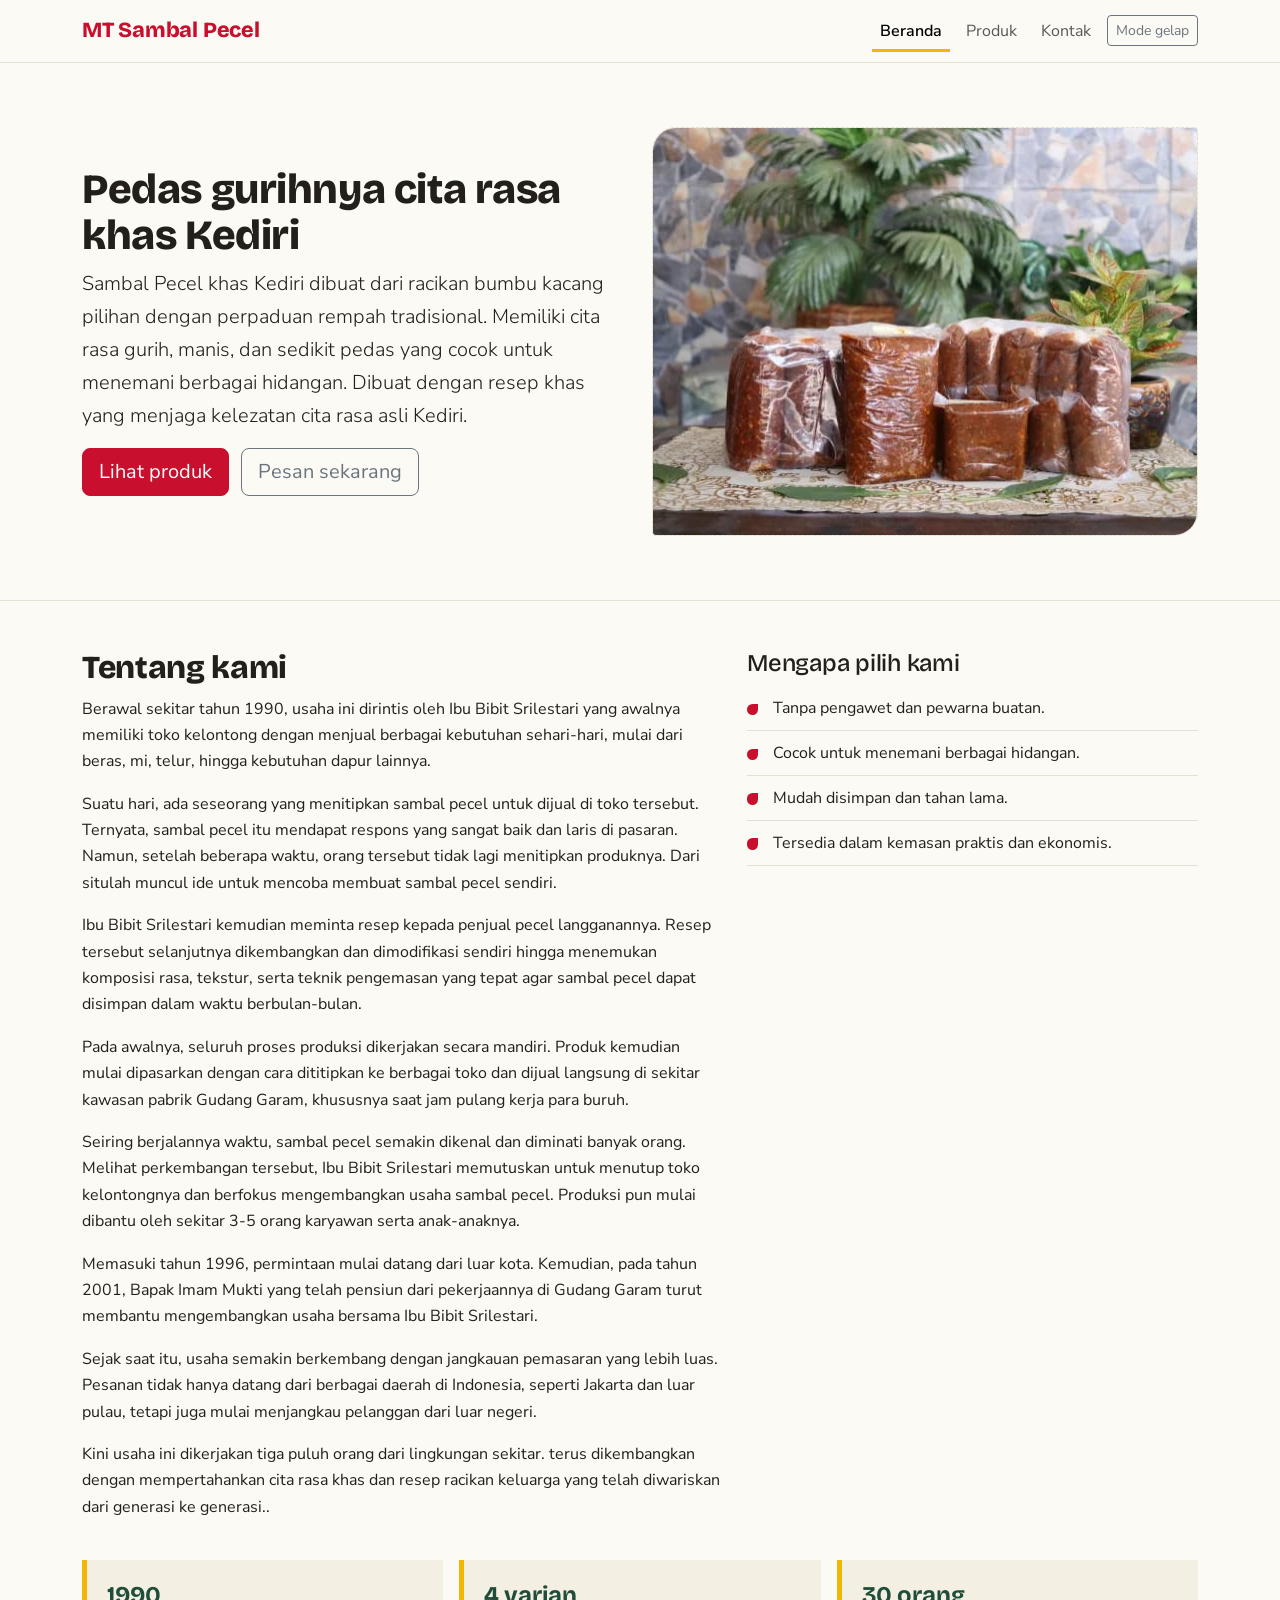
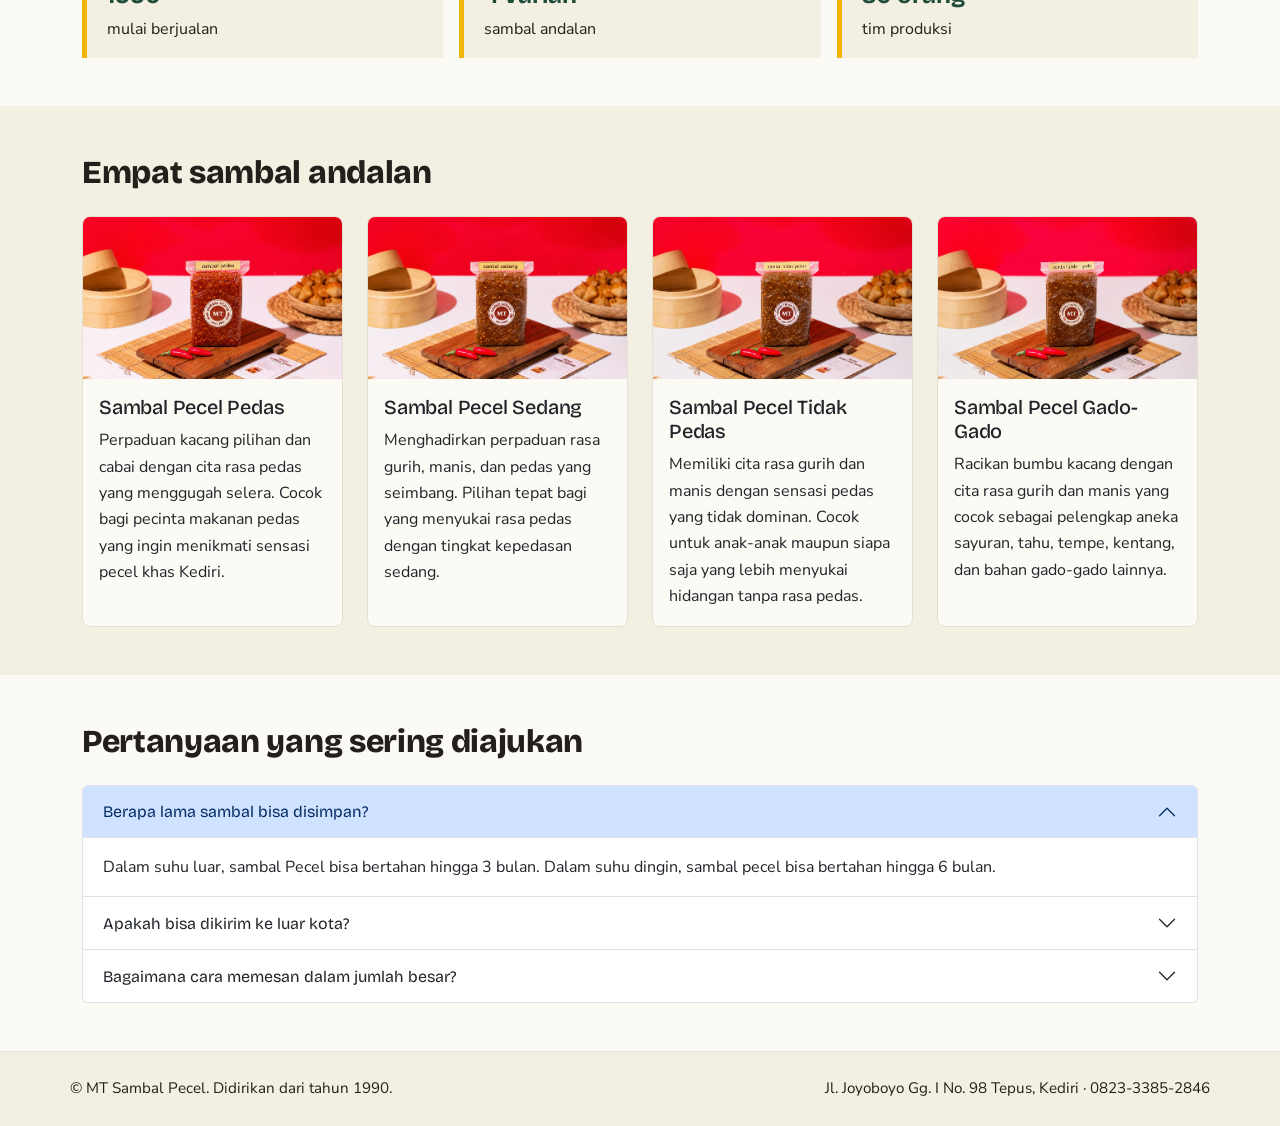
<file: F11.2025.00178_Andika Risky S._UTS Pemprograman web/MT Sambel Pecel/index.html>
<!DOCTYPE html>
<html lang="id" data-bs-theme="light">
<head>
  <meta charset="UTF-8">
  <meta name="viewport" content="width=device-width, initial-scale=1">
  <title>MT Sambal Pecel | Sambal Pecel Khas Kediri</title>
  <meta name="description" content="MT Sambal Pecel: sambal pecel tanpa pengawet, dibuat segar setiap pekan.">
  <link rel="preconnect" href="https://fonts.googleapis.com">
  <link rel="preconnect" href="https://fonts.gstatic.com" crossorigin>
  <link href="https://fonts.googleapis.com/css2?family=Bricolage+Grotesque:wght@600;800&family=Nunito+Sans:wght@400;600&display=swap" rel="stylesheet">
  <link href="https://cdn.jsdelivr.net/npm/bootstrap@5.3.3/dist/css/bootstrap.min.css" rel="stylesheet">
  <link href="css/style.css" rel="stylesheet">
</head>
<body>
<header>
  <nav class="navbar navbar-expand-lg bg-body border-bottom sticky-top" aria-label="Navigasi utama">
    <div class="container">
      <a class="navbar-brand brand" href="index.html">MT Sambal Pecel</a>
      <button class="navbar-toggler" type="button" data-bs-toggle="collapse" data-bs-target="#menuUtama" aria-controls="menuUtama" aria-expanded="false" aria-label="Buka menu">
        <span class="navbar-toggler-icon"></span>
      </button>
      <div class="collapse navbar-collapse" id="menuUtama">
        <ul class="navbar-nav ms-auto align-items-lg-center gap-lg-2">
          <li class="nav-item"><a class="nav-link active" href="index.html">Beranda</a></li>
          <li class="nav-item"><a class="nav-link " href="produk.html">Produk</a></li>
          <li class="nav-item"><a class="nav-link " href="kontak.html">Kontak</a></li>
          <li class="nav-item"><button type="button" id="tombolTema" class="btn btn-outline-secondary btn-sm" aria-pressed="false">Mode gelap</button></li>
        </ul>
      </div>
    </div>
  </nav>
</header>
  <main>
    <section class="hero" aria-labelledby="judulHero">
      <div class="container">
        <div class="row align-items-center g-4">
          <div class="col-12 col-lg-6">
            <h1 id="judulHero">Pedas gurihnya cita rasa khas Kediri</h1>
            <p class="lead">Sambal Pecel khas Kediri dibuat dari racikan bumbu kacang pilihan dengan perpaduan rempah tradisional. Memiliki cita rasa gurih, manis, dan sedikit pedas yang cocok untuk menemani berbagai hidangan. Dibuat dengan resep khas yang menjaga kelezatan cita rasa asli Kediri.</p>
            <a href="produk.html" class="btn btn-chili btn-lg">Lihat produk</a>
            <a href="kontak.html" class="btn btn-outline-secondary btn-lg ms-lg-2 mt-2 mt-lg-0">Pesan sekarang</a>
          </div>
          <div class="col-12 col-lg-6">
            <figure class="foto foto-hero mb-0">
              <img src="img/sambel-pecel.jpeg" alt="Sambal pecel" onerror="this.style.display='none'">
            </figure>
          </div>
        </div>
      </div>
    </section>

    <section class="container py-5" aria-labelledby="judulTentang">
      <div class="row g-4">
        <div class="col-12 col-lg-7">
          <h2 id="judulTentang">Tentang kami</h2>
          <p>Berawal sekitar tahun 1990, usaha ini dirintis oleh Ibu Bibit Srilestari yang awalnya memiliki toko kelontong dengan menjual berbagai kebutuhan sehari-hari, mulai dari beras, mi, telur, hingga kebutuhan dapur lainnya.</p>
          <p>Suatu hari, ada seseorang yang menitipkan sambal pecel untuk dijual di toko tersebut. Ternyata, sambal pecel itu mendapat respons yang sangat baik dan laris di pasaran. Namun, setelah beberapa waktu, orang tersebut tidak lagi menitipkan produknya. Dari situlah muncul ide untuk mencoba membuat sambal pecel sendiri.</p>
          <p>Ibu Bibit Srilestari kemudian meminta resep kepada penjual pecel langganannya. Resep tersebut selanjutnya dikembangkan dan dimodifikasi sendiri hingga menemukan komposisi rasa, tekstur, serta teknik pengemasan yang tepat agar sambal pecel dapat disimpan dalam waktu berbulan-bulan.</p>
          <p>Pada awalnya, seluruh proses produksi dikerjakan secara mandiri. Produk kemudian mulai dipasarkan dengan cara dititipkan ke berbagai toko dan dijual langsung di sekitar kawasan pabrik Gudang Garam, khususnya saat jam pulang kerja para buruh.</p>
          <p>Seiring berjalannya waktu, sambal pecel semakin dikenal dan diminati banyak orang. Melihat perkembangan tersebut, Ibu Bibit Srilestari memutuskan untuk menutup toko kelontongnya dan berfokus mengembangkan usaha sambal pecel. Produksi pun mulai dibantu oleh sekitar 3-5 orang karyawan serta anak-anaknya.</p>
          <p>Memasuki tahun 1996, permintaan mulai datang dari luar kota. Kemudian, pada tahun 2001, Bapak Imam Mukti yang telah pensiun dari pekerjaannya di Gudang Garam turut membantu mengembangkan usaha bersama Ibu Bibit Srilestari.</p>
          <p>Sejak saat itu, usaha semakin berkembang dengan jangkauan pemasaran yang lebih luas. Pesanan tidak hanya datang dari berbagai daerah di Indonesia, seperti Jakarta dan luar pulau, tetapi juga mulai menjangkau pelanggan dari luar negeri.</p>
          <p>Kini usaha ini dikerjakan tiga puluh orang dari lingkungan sekitar. terus dikembangkan dengan mempertahankan cita rasa khas dan resep racikan keluarga yang telah diwariskan dari generasi ke generasi..</p>
        </div>
          <div class="col-12 col-lg-5">
          <h2 class="h4">Mengapa pilih kami</h2>
          <ul class="daftar-nilai">
            <li>Tanpa pengawet dan pewarna buatan.</li>
            <li>Cocok untuk menemani berbagai hidangan.</li>
            <li>Mudah disimpan dan tahan lama.</li>
            <li>Tersedia dalam kemasan praktis dan ekonomis.</li>
          </ul>
        </div>
      </div>
      <div class="info-strip mt-4" role="list">
        <div role="listitem"><strong>1990</strong><span>mulai berjualan</span></div>
        <div role="listitem"><strong>4 varian</strong><span>sambal andalan</span></div>
        <div role="listitem"><strong>30 orang</strong><span>tim produksi</span></div>
      </div>
    </section>

    <section class="bagian-warna py-5" aria-labelledby="judulUnggulan">
      <div class="container">
        <h2 id="judulUnggulan" class="mb-4">Empat sambal andalan</h2>
        <div class="row g-4">
          <div class="col-12 col-md-6 col-lg-3">
            <article class="card h-100">
              <figure class="foto foto-kartu mb-0"><img src="img/Pedas.jpeg" alt="Sambal Pecel Pedas" onerror="this.style.display='none'"></figure>
              <div class="card-body">
                <h3 class="h5 card-title">Sambal Pecel Pedas</h3>
                <p class="card-text">Perpaduan kacang pilihan dan cabai dengan cita rasa pedas yang menggugah selera. Cocok bagi pecinta makanan pedas yang ingin menikmati sensasi pecel khas Kediri.</p>
              </div>
            </article>
          </div>
          <div class="col-12 col-md-6 col-lg-3">
            <article class="card h-100">
              <figure class="foto foto-kartu mb-0"><img src="img/sedang.jpeg" alt="Sambal Pecel Sedang" onerror="this.style.display='none'"></figure>
              <div class="card-body">
                <h3 class="h5 card-title">Sambal Pecel Sedang</h3>
                <p class="card-text">Menghadirkan perpaduan rasa gurih, manis, dan pedas yang seimbang. Pilihan tepat bagi yang menyukai rasa pedas dengan tingkat kepedasan sedang.</p>
              </div>
            </article>
          </div>
          <div class="col-12 col-md-6 col-lg-3">
            <article class="card h-100">
              <figure class="foto foto-kartu mb-0"><img src="img/tidak-pedas.jpeg" alt="Sambal Pecel Tidak Pedas" onerror="this.style.display='none'"></figure>
              <div class="card-body">
                <h3 class="h5 card-title">Sambal Pecel Tidak Pedas</h3>
                <p class="card-text">Memiliki cita rasa gurih dan manis dengan sensasi pedas yang tidak dominan. Cocok untuk anak-anak maupun siapa saja yang lebih menyukai hidangan tanpa rasa pedas.</p>
              </div>
            </article>
          </div>
           <div class="col-12 col-md-6 col-lg-3">
            <article class="card h-100">
              <figure class="foto foto-kartu mb-0"><img src="img/gado-gado.jpeg" alt="Sambal Pecel Gado-Gado" onerror="this.style.display='none'"></figure>
              <div class="card-body">
                <h3 class="h5 card-title">Sambal Pecel Gado-Gado</h3>
                <p class="card-text">Racikan bumbu kacang dengan cita rasa gurih dan manis yang cocok sebagai pelengkap aneka sayuran, tahu, tempe, kentang, dan bahan gado-gado lainnya.</p>
              </div>
        </div>
      </div>
    </section>

    <section class="container py-5" aria-labelledby="judulFaq">
      <h2 id="judulFaq" class="mb-4">Pertanyaan yang sering diajukan</h2>
      <div class="accordion" id="accordionFaq">
        <div class="accordion-item">
          <h3 class="accordion-header">
            <button class="accordion-button" type="button" data-bs-toggle="collapse" data-bs-target="#faq1" aria-expanded="true" aria-controls="faq1">Berapa lama sambal bisa disimpan?</button>
          </h3>
          <div id="faq1" class="accordion-collapse collapse show" data-bs-parent="#accordionFaq">
            <div class="accordion-body">Dalam suhu luar, sambal Pecel bisa bertahan hingga 3 bulan. Dalam suhu dingin, sambal pecel bisa bertahan hingga 6 bulan.</div>
          </div>
        </div>
        <div class="accordion-item">
          <h3 class="accordion-header">
            <button class="accordion-button collapsed" type="button" data-bs-toggle="collapse" data-bs-target="#faq2" aria-expanded="false" aria-controls="faq2">Apakah bisa dikirim ke luar kota?</button>
          </h3>
          <div id="faq2" class="accordion-collapse collapse" data-bs-parent="#accordionFaq">
            <div class="accordion-body">Bisa. Pengiriman biasanya menggunakan travel bus ataupun kereta api. Estimasi 1 sampai 3 hari.</div>
          </div>
        </div>
        <div class="accordion-item">
          <h3 class="accordion-header">
            <button class="accordion-button collapsed" type="button" data-bs-toggle="collapse" data-bs-target="#faq3" aria-expanded="false" aria-controls="faq3">Bagaimana cara memesan dalam jumlah besar?</button>
          </h3>
          <div id="faq3" class="accordion-collapse collapse" data-bs-parent="#accordionFaq">
            <div class="accordion-body">Isi formulir di halaman Kontak dengan jumlah yang diinginkan.</div>
          </div>
        </div>
      </div>
    </section>
  </main>
<footer class="footer-flex border-top">
  <p class="mb-0">&copy; MT Sambal Pecel. Didirikan dari tahun 1990.</p>
  <p class="mb-0">Jl. Joyoboyo Gg. I No. 98 Tepus, Kediri &middot; 0823-3385-2846</p>
</footer>
  <script src="https://cdn.jsdelivr.net/npm/bootstrap@5.3.3/dist/js/bootstrap.bundle.min.js"></script>
  <script src="js/script.js"></script>
</body>
</html>
</file>
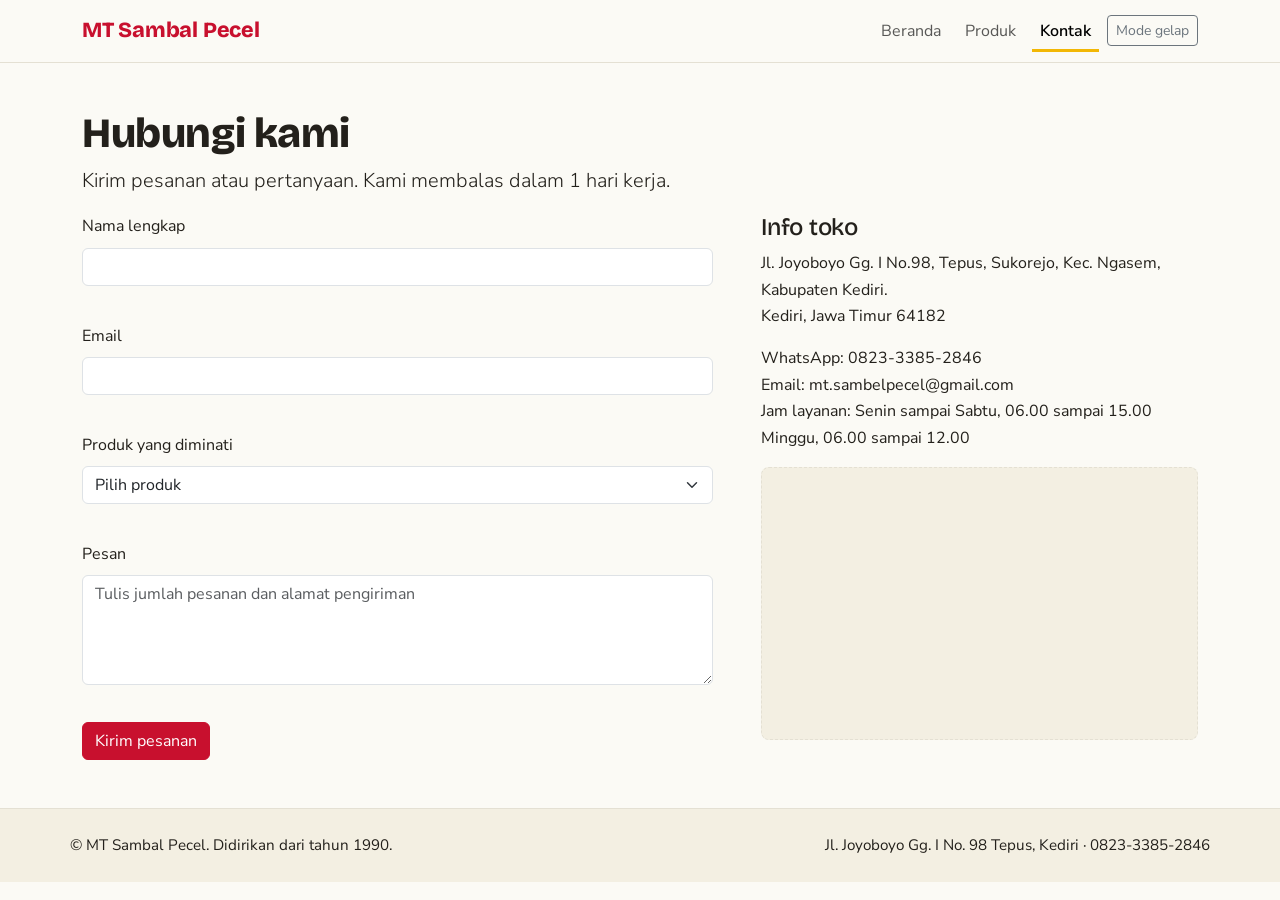
<file: F11.2025.00178_Andika Risky S._UTS Pemprograman web/MT Sambel Pecel/kontak.html>
<!DOCTYPE html>
<html lang="id" data-bs-theme="light">
<head>
  <meta charset="UTF-8">
  <meta name="viewport" content="width=device-width, initial-scale=1">
  <title>Kontak | MT Sambal Pecel</title>
  <meta name="description" content="Hubungi Sambal Bu Rini untuk pemesanan dan pertanyaan.">
  <link rel="preconnect" href="https://fonts.googleapis.com">
  <link rel="preconnect" href="https://fonts.gstatic.com" crossorigin>
  <link href="https://fonts.googleapis.com/css2?family=Bricolage+Grotesque:wght@600;800&family=Nunito+Sans:wght@400;600&display=swap" rel="stylesheet">
  <link href="https://cdn.jsdelivr.net/npm/bootstrap@5.3.3/dist/css/bootstrap.min.css" rel="stylesheet">
  <link href="css/style.css" rel="stylesheet">
</head>
<body>
<header>
  <nav class="navbar navbar-expand-lg bg-body border-bottom sticky-top" aria-label="Navigasi utama">
    <div class="container">
      <a class="navbar-brand brand" href="index.html">MT Sambal Pecel</a>
      <button class="navbar-toggler" type="button" data-bs-toggle="collapse" data-bs-target="#menuUtama" aria-controls="menuUtama" aria-expanded="false" aria-label="Buka menu">
        <span class="navbar-toggler-icon"></span>
      </button>
      <div class="collapse navbar-collapse" id="menuUtama">
        <ul class="navbar-nav ms-auto align-items-lg-center gap-lg-2">
          <li class="nav-item"><a class="nav-link " href="index.html">Beranda</a></li>
          <li class="nav-item"><a class="nav-link " href="produk.html">Produk</a></li>
          <li class="nav-item"><a class="nav-link active" href="kontak.html">Kontak</a></li>
          <li class="nav-item"><button type="button" id="tombolTema" class="btn btn-outline-secondary btn-sm" aria-pressed="false">Mode gelap</button></li>
        </ul>
      </div>
    </div>
  </nav>
</header>
  <main class="container py-5">
    <h1>Hubungi kami</h1>
    <p class="lead">Kirim pesanan atau pertanyaan. Kami membalas dalam 1 hari kerja.</p>

    <div class="row g-5">
      <div class="col-12 col-lg-7">
        <form id="formKontak" novalidate>
          <div class="mb-3">
            <label for="nama" class="form-label">Nama lengkap</label>
            <input type="text" class="form-control" id="nama" name="nama" autocomplete="name">
            <div class="pesan-error" id="errNama" role="alert"></div>
          </div>
          <div class="mb-3">
            <label for="email" class="form-label">Email</label>
            <input type="email" class="form-control" id="email" name="email" autocomplete="email">
            <div class="pesan-error" id="errEmail" role="alert"></div>
          </div>
          <div class="mb-3">
            <label for="produk" class="form-label">Produk yang diminati</label>
            <select class="form-select" id="produk" name="produk">
              <option value="">Pilih produk</option>
              <option>Sambal Pecel Pedas</option>
              <option>Sambal Pecel Sedang</option>
              <option>Sambal Pecel Tidak Pedas</option>
              <option>Sambal Pecel Gado-Gado</option>
            </select>
            <div class="pesan-error" id="errProduk" role="alert"></div>
          </div>
          <div class="mb-3">
            <label for="pesan" class="form-label">Pesan</label>
            <textarea class="form-control" id="pesan" name="pesan" rows="4" placeholder="Tulis jumlah pesanan dan alamat pengiriman"></textarea>
            <div class="pesan-error" id="errPesan" role="alert"></div>
          </div>
          <button type="submit" class="btn btn-chili">Kirim pesanan</button>
        </form>

        <div id="ringkasan" class="ringkasan mt-4" hidden aria-live="polite">
          <h2 class="h5">Pesanan diterima</h2>
          <dl class="mb-0">
            <dt>Nama</dt><dd id="outNama"></dd>
            <dt>Email</dt><dd id="outEmail"></dd>
            <dt>Produk</dt><dd id="outProduk"></dd>
            <dt>Pesan</dt><dd id="outPesan"></dd>
          </dl>
        </div>
      </div>

      <div class="col-12 col-lg-5">
        <h2 class="h4">Info toko</h2>
        <address>
          Jl. Joyoboyo Gg. I No.98, Tepus, Sukorejo, Kec. Ngasem, Kabupaten Kediri.<br>
          Kediri, Jawa Timur 64182
        </address>
        <ul class="list-unstyled">
          <li>WhatsApp: 0823-3385-2846</li>
          <li>Email: mt.sambelpecel@gmail.com</li>
          <li>Jam layanan: Senin sampai Sabtu, 06.00 sampai 15.00</li>
          <li>Minggu, 06.00 sampai 12.00</li>
        </ul>
        <figure class="foto foto-peta mb-0">
          <iframe src="https://www.google.com/maps/embed?pb=!1m18!1m12!1m3!1d3952.8546005071667!2d112.03218657500511!3d-7.80521319221508!2m3!1f0!2f0!3f0!3m2!1i1024!2i768!4f13.1!3m3!1m2!1s0x2e785744b85349f5%3A0xa78eac0985e48ff0!2sMT%20Sambel%20Pecel!5e0!3m2!1sid!2sid!4v1793510300021!5m2!1sid!2sid" width="600" height="450" style="border:0;" allowfullscreen="" loading="lazy" referrerpolicy="strict-origin-when-cross-origin"></iframe>
          </figure>
      </div>
    </div>
  </main>
<footer class="footer-flex border-top">
  <p class="mb-0">&copy; MT Sambal Pecel. Didirikan dari tahun 1990.</p>
  <p class="mb-0">Jl. Joyoboyo Gg. I No. 98 Tepus, Kediri &middot; 0823-3385-2846</p>
</footer>
  <script src="https://cdn.jsdelivr.net/npm/bootstrap@5.3.3/dist/js/bootstrap.bundle.min.js"></script>
  <script src="js/script.js"></script>
</body>
</html>
</file>
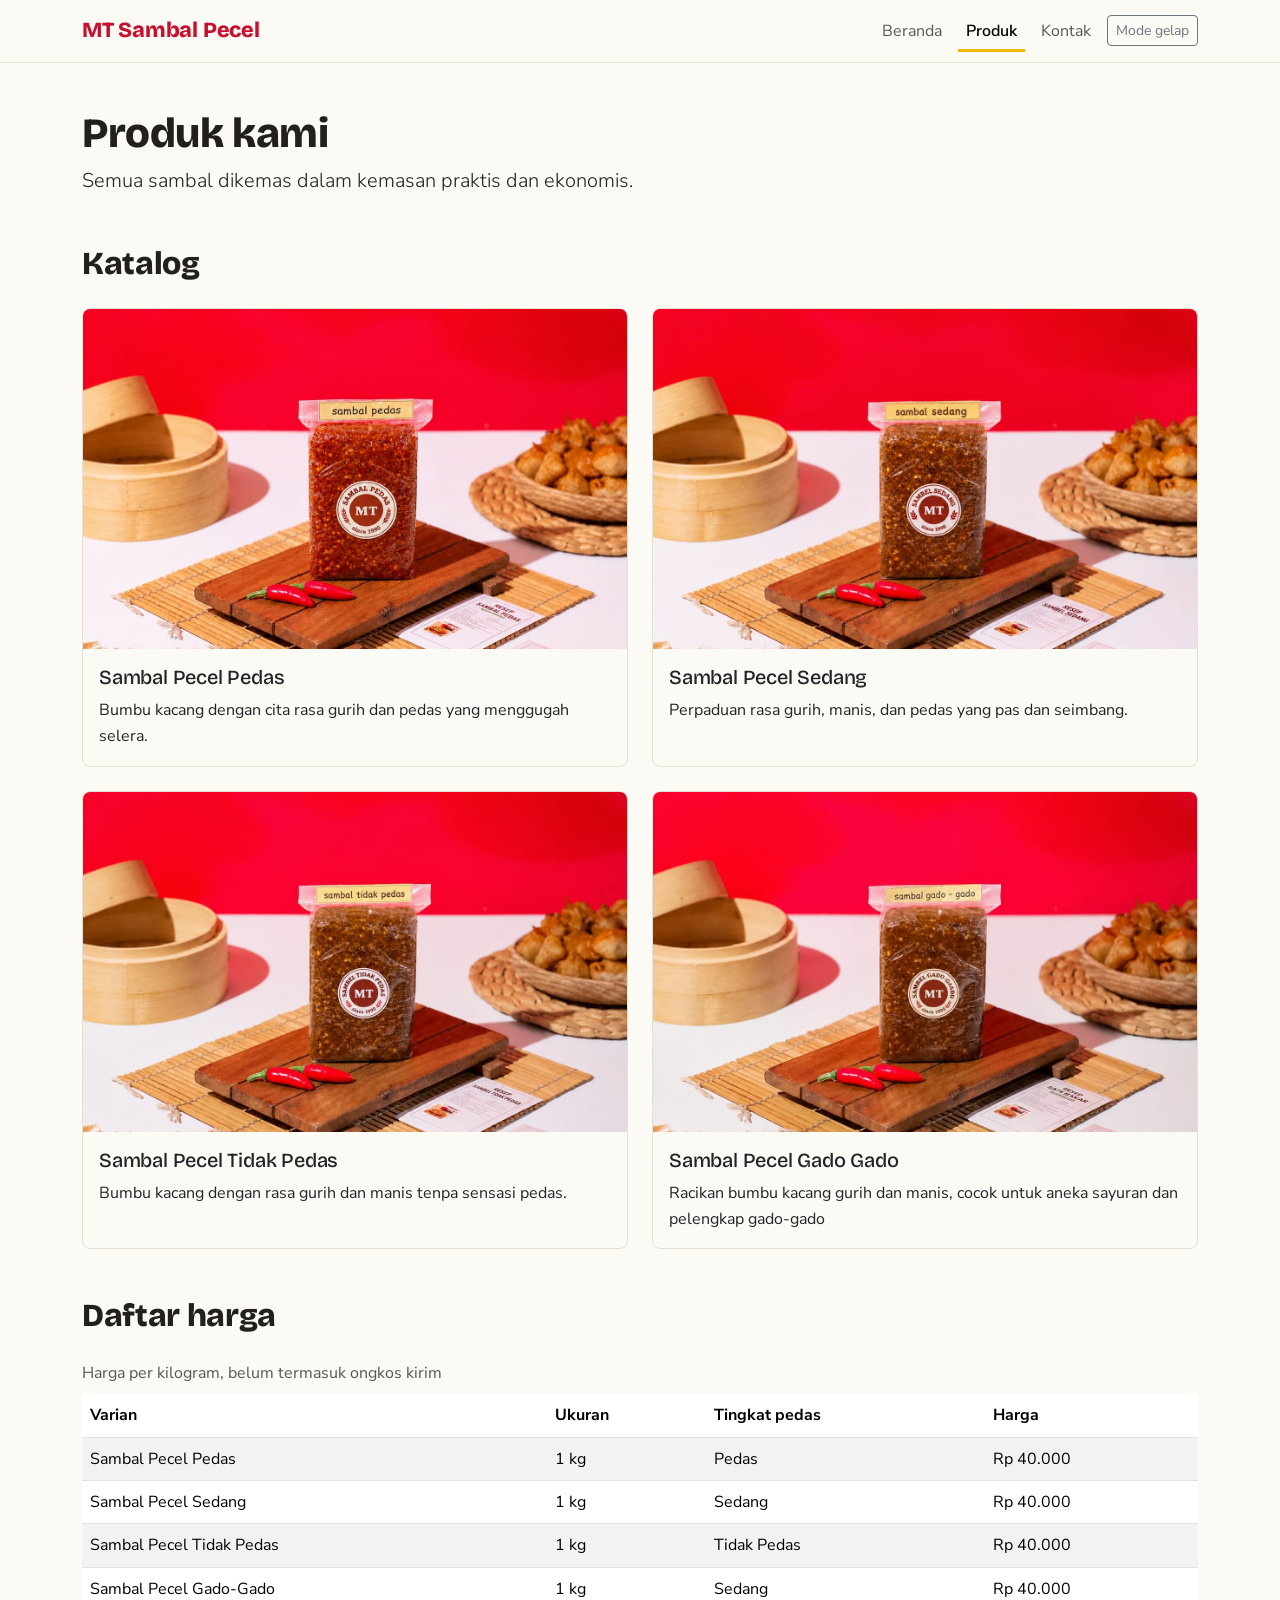
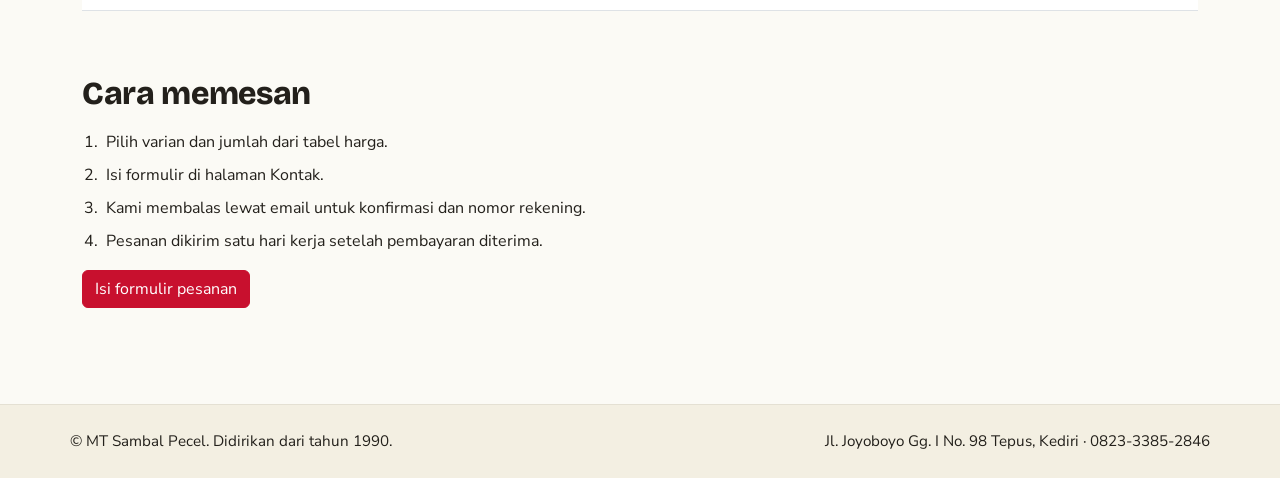
<file: F11.2025.00178_Andika Risky S._UTS Pemprograman web/MT Sambel Pecel/produk.html>
<!DOCTYPE html>
<html lang="id" data-bs-theme="light">
<head>
  <meta charset="UTF-8">
  <meta name="viewport" content="width=device-width, initial-scale=1">
  <title>Produk | MT Sambal Pecel</title>
  <meta name="description" content="Daftar varian, ukuran, dan harga MT Sambal Pecel.">
  <link rel="preconnect" href="https://fonts.googleapis.com">
  <link rel="preconnect" href="https://fonts.gstatic.com" crossorigin>
  <link href="https://fonts.googleapis.com/css2?family=Bricolage+Grotesque:wght@600;800&family=Nunito+Sans:wght@400;600&display=swap" rel="stylesheet">
  <link href="https://cdn.jsdelivr.net/npm/bootstrap@5.3.3/dist/css/bootstrap.min.css" rel="stylesheet">
  <link href="css/style.css" rel="stylesheet">
</head>
<body>
<header>
  <nav class="navbar navbar-expand-lg bg-body border-bottom sticky-top" aria-label="Navigasi utama">
    <div class="container">
      <a class="navbar-brand brand" href="index.html">MT Sambal Pecel</a>
      <button class="navbar-toggler" type="button" data-bs-toggle="collapse" data-bs-target="#menuUtama" aria-controls="menuUtama" aria-expanded="false" aria-label="Buka menu">
        <span class="navbar-toggler-icon"></span>
      </button>
      <div class="collapse navbar-collapse" id="menuUtama">
        <ul class="navbar-nav ms-auto align-items-lg-center gap-lg-2">
          <li class="nav-item"><a class="nav-link " href="index.html">Beranda</a></li>
          <li class="nav-item"><a class="nav-link active" href="produk.html">Produk</a></li>
          <li class="nav-item"><a class="nav-link " href="kontak.html">Kontak</a></li>
          <li class="nav-item"><button type="button" id="tombolTema" class="btn btn-outline-secondary btn-sm" aria-pressed="false">Mode gelap</button></li>
        </ul>
      </div>
    </div>
  </nav>
</header>
  <main class="container py-5">
    <h1>Produk kami</h1>
    <p class="lead">Semua sambal dikemas dalam kemasan praktis dan ekonomis.</p>

    <section class="my-5" aria-labelledby="judulKatalog">
      <h2 id="judulKatalog" class="mb-4">Katalog</h2>
      <div class="row g-4">
        <div class="col-12 col-md-6">
          <article class="card h-100">
            <figure class="foto foto-kartu mb-0"><img src="img/Pedas.jpeg" alt="Sambal Pecel Pedas" onerror="this.style.display='none'"></figure>
            <div class="card-body">
              <h3 class="h5 card-title">Sambal Pecel Pedas</h3>
              <p class="card-text">Bumbu kacang dengan cita rasa gurih dan pedas yang menggugah selera.</p>
            </div>
          </article>
        </div>
        <div class="col-12 col-md-6">
          <article class="card h-100">
            <figure class="foto foto-kartu mb-0"><img src="img/sedang.jpeg" alt="Sambal Pecel Sedang" onerror="this.style.display='none'"></figure>
            <div class="card-body">
              <h3 class="h5 card-title">Sambal Pecel Sedang</h3>
              <p class="card-text">Perpaduan rasa gurih, manis, dan pedas yang pas dan seimbang.</p>
            </div>
          </article>
        </div>
        <div class="col-12 col-md-6">
          <article class="card h-100">
            <figure class="foto foto-kartu mb-0"><img src="img/tidak-pedas.jpeg" alt="Sambal Pecel Tidak Pedas" onerror="this.style.display='none'"></figure>
            <div class="card-body">
              <h3 class="h5 card-title">Sambal Pecel Tidak Pedas</h3>
              <p class="card-text">Bumbu kacang dengan rasa gurih dan manis tenpa sensasi pedas.</p>
            </div>
          </article>
        </div>
        <div class="col-12 col-md-6">
          <article class="card h-100">
            <figure class="foto foto-kartu mb-0"><img src="img/gado-gado.jpeg" alt="Sambal Pecel Gado Gado" onerror="this.style.display='none'"></figure>
            <div class="card-body">
              <h3 class="h5 card-title">Sambal Pecel Gado Gado</h3>
              <p class="card-text">Racikan bumbu kacang gurih dan manis, cocok untuk aneka sayuran dan pelengkap gado-gado</p>
            </div>
          </article>
        </div>
      </div>
    </section>

    <section class="my-5" aria-labelledby="judulHarga">
      <h2 id="judulHarga" class="mb-3">Daftar harga</h2>
      <div class="table-responsive">
        <table class="table table-striped align-middle">
          <caption>Harga per kilogram, belum termasuk ongkos kirim</caption>
          <thead>
            <tr><th scope="col">Varian</th><th scope="col">Ukuran</th><th scope="col">Tingkat pedas</th><th scope="col">Harga</th></tr>
          </thead>
          <tbody>
            <tr><td>Sambal Pecel Pedas</td><td>1 kg</td><td>Pedas</td><td>Rp 40.000</td></tr>
            <tr><td>Sambal Pecel Sedang</td><td>1 kg</td><td>Sedang</td><td>Rp 40.000</td></tr>
            <tr><td>Sambal Pecel Tidak Pedas</td><td>1 kg</td><td>Tidak Pedas</td><td>Rp 40.000</td></tr>
            <tr><td>Sambal Pecel Gado-Gado</td><td>1 kg</td><td>Sedang</td><td>Rp 40.000</td></tr>
          </tbody>
        </table>
      </div>
    </section>

    <section class="my-5" aria-labelledby="judulCara">
      <h2 id="judulCara" class="mb-3">Cara memesan</h2>
      <ol class="daftar-langkah">
        <li>Pilih varian dan jumlah dari tabel harga.</li>
        <li>Isi formulir di halaman Kontak.</li>
        <li>Kami membalas lewat email untuk konfirmasi dan nomor rekening.</li>
        <li>Pesanan dikirim satu hari kerja setelah pembayaran diterima.</li>
      </ol>
      <a href="kontak.html" class="btn btn-chili">Isi formulir pesanan</a>
    </section>
  </main>
<footer class="footer-flex border-top">
  <p class="mb-0">&copy; MT Sambal Pecel. Didirikan dari tahun 1990.</p>
  <p class="mb-0">Jl. Joyoboyo Gg. I No. 98 Tepus, Kediri &middot; 0823-3385-2846</p>
</footer>
  <script src="https://cdn.jsdelivr.net/npm/bootstrap@5.3.3/dist/js/bootstrap.bundle.min.js"></script>
  <script src="js/script.js"></script>
</body>
</html>
</file>
<file: F11.2025.00178_Andika Risky S._UTS Pemprograman web/MT Sambel Pecel/css/style.css>
:root {
  --hijau: #1f4d3a;
  --cabai: #c8102e;
  --kunyit: #f2b705;
  --nasi: #fbfaf5;
  --teks: #23201b;
  --garis: #e4e0d3;
  --bagian: #f3efe2;
  --font-judul: "Bricolage Grotesque", "Segoe UI", Arial, sans-serif;
  --font-isi: "Nunito Sans", "Segoe UI", Arial, sans-serif;
}
[data-bs-theme="dark"] {
  --nasi: #14201a;
  --teks: #ece8dc;
  --garis: #2c3d34;
  --bagian: #1b2b23;
  --hijau: #7fc3a0;
}

*, *::before, *::after { box-sizing: border-box; }
body {
  font-family: var(--font-isi);
  background: var(--nasi);
  color: var(--teks);
  line-height: 1.65;
  margin: 0;
}
h1, h2, h3, h4, h5, .brand { font-family: var(--font-judul); font-weight: 800; letter-spacing: -0.01em; }
h1 { font-size: 2.6rem; line-height: 1.1; }
p, li { max-width: 68ch; }
a { color: var(--cabai); }
img { max-width: 100%; height: auto; }

.navbar { background: var(--nasi) !important; border-color: var(--garis) !important; }
.brand { color: var(--cabai) !important; font-size: 1.35rem; }
.nav-link.active { color: var(--cabai); font-weight: 600; box-shadow: inset 0 -3px 0 var(--kunyit); }

.btn-chili { background: var(--cabai); border-color: var(--cabai); color: #fff; }
.btn-chili:hover, .btn-chili:focus { background: #a30d25; border-color: #a30d25; color: #fff; }
a:focus-visible, button:focus-visible, input:focus-visible, select:focus-visible, textarea:focus-visible {
  outline: 3px solid var(--kunyit);
  outline-offset: 2px;
}

.hero { padding: 4rem 0; border-bottom: 1px solid var(--garis); }
.hero .lead { max-width: 46ch; }

.foto {
  background: var(--bagian);
  border: 1px dashed var(--garis);
  overflow: hidden;
  width: 100%;
}
.foto img { display: block; width: 100%; height: 100%; object-fit: cover; }
.foto-hero { aspect-ratio: 4 / 3; border-radius: 1.5rem 0.25rem 1.5rem 0.25rem; }
.foto-kartu { aspect-ratio: 16 / 10; border: 0; border-radius: 0; }
.foto-peta { aspect-ratio: 16 / 10; border-radius: 0.5rem; }

.bagian-warna { background: var(--bagian); }
.card { background: var(--nasi); border: 1px solid var(--garis); border-radius: 0.5rem; overflow: hidden; }

.daftar-nilai { list-style: none; padding: 0; margin: 0; }
.daftar-nilai li { padding: 0.55rem 0 0.55rem 1.6rem; border-bottom: 1px solid var(--garis); position: relative; }
.daftar-nilai li::before { content: ""; position: absolute; left: 0; top: 1.1rem; width: 0.7rem; height: 0.7rem; background: var(--cabai); border-radius: 50% 0 50% 50%; }
.daftar-langkah { padding-left: 1.25rem; }
.daftar-langkah li { padding-left: 0.25rem; margin-bottom: 0.4rem; }

.info-strip { display: flex; flex-wrap: wrap; gap: 1rem; }
.info-strip > div {
  flex: 1 1 10rem;
  display: flex;
  flex-direction: column;
  padding: 1rem 1.25rem;
  background: var(--bagian);
  border-left: 5px solid var(--kunyit);
}
.info-strip strong { font-family: var(--font-judul); font-size: 1.5rem; color: var(--hijau); }

.table caption { caption-side: top; padding-left: 0; color: var(--teks); opacity: 0.75; }

.pesan-error { color: var(--cabai); font-size: 0.9rem; min-height: 1.3rem; }
[data-bs-theme="dark"] .pesan-error { color: #ff8a9a; }
.form-control.tidak-valid, .form-select.tidak-valid { border-color: var(--cabai); }
.ringkasan { border-left: 5px solid var(--hijau); background: var(--bagian); padding: 1rem 1.25rem; border-radius: 0 0.5rem 0.5rem 0; }
.ringkasan dt { font-weight: 600; }
.ringkasan dd { margin: 0 0 0.5rem; overflow-wrap: anywhere; }

.footer-flex {
  display: flex;
  justify-content: space-between;
  align-items: center;
  flex-wrap: wrap;
  gap: 0.5rem 2rem;
  padding: 1.5rem max(1rem, calc((100% - 1140px) / 2));
  font-size: 0.95rem;
  background: var(--bagian);
  border-color: var(--garis) !important;
}

@media (max-width: 1024px) {
  h1 { font-size: 2.2rem; }
  .hero { padding: 3rem 0; }
}

@media (max-width: 480px) {
  h1 { font-size: 1.85rem; }
  h2 { font-size: 1.5rem; }
  .hero { padding: 2rem 0; }
  .hero .btn { width: 100%; margin-left: 0 !important; }
  .footer-flex { flex-direction: column; align-items: flex-start; }
  .info-strip > div { flex-basis: 100%; }
}

@media (prefers-reduced-motion: reduce) {
  * { transition: none !important; animation: none !important; scroll-behavior: auto !important; }
}
</file>
